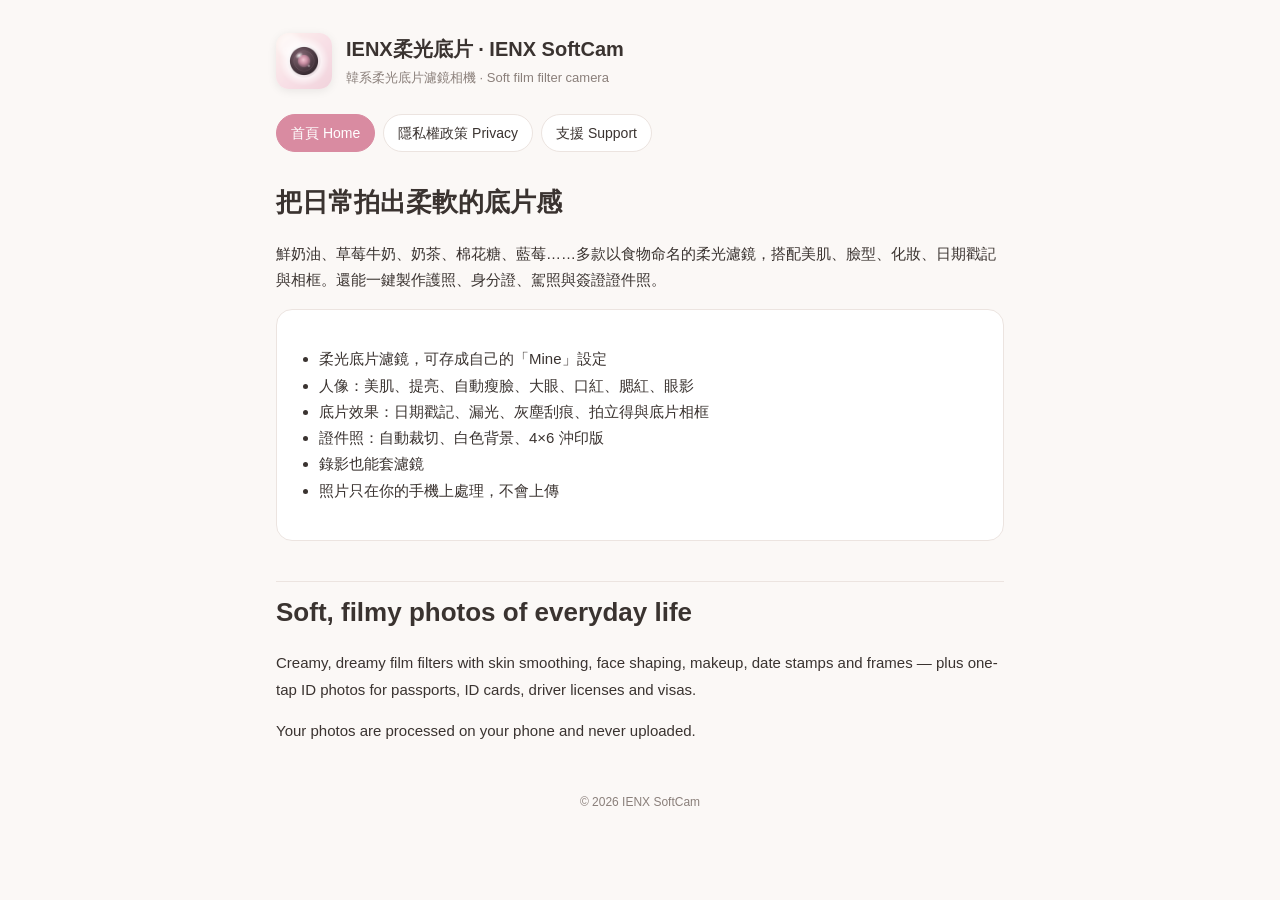
<file: index.html>
<!doctype html>
<html lang="zh-Hant">
<head>
<meta charset="utf-8">
<meta name="viewport" content="width=device-width, initial-scale=1">
<title>IENX SoftCam</title>
<meta name="description" content="IENX柔光底片 IENX SoftCam — 韓系柔光底片濾鏡相機">
<link rel="icon" href="favicon.png">
<link rel="stylesheet" href="style.css">
</head>
<body>
<div class="wrap">
  <header>
    <img src="icon.png" alt="">
    <div>
      <div class="name">IENX柔光底片 · IENX SoftCam</div>
      <div class="sub">韓系柔光底片濾鏡相機 · Soft film filter camera</div>
    </div>
  </header>
  <nav>
    <a class="active" href="./">首頁 Home</a>
    <a href="privacy.html">隱私權政策 Privacy</a>
    <a href="support.html">支援 Support</a>
  </nav>

  <h1>把日常拍出柔軟的底片感</h1>
  <p>鮮奶油、草莓牛奶、奶茶、棉花糖、藍莓……多款以食物命名的柔光濾鏡，搭配美肌、臉型、化妝、日期戳記與相框。還能一鍵製作護照、身分證、駕照與簽證證件照。</p>
  <div class="card">
    <ul>
      <li>柔光底片濾鏡，可存成自己的「Mine」設定</li>
      <li>人像：美肌、提亮、自動瘦臉、大眼、口紅、腮紅、眼影</li>
      <li>底片效果：日期戳記、漏光、灰塵刮痕、拍立得與底片相框</li>
      <li>證件照：自動裁切、白色背景、4×6 沖印版</li>
      <li>錄影也能套濾鏡</li>
      <li>照片只在你的手機上處理，不會上傳</li>
    </ul>
  </div>

  <div class="lang">
    <h1>Soft, filmy photos of everyday life</h1>
    <p>Creamy, dreamy film filters with skin smoothing, face shaping, makeup, date stamps and frames — plus one-tap ID photos for passports, ID cards, driver licenses and visas.</p>
    <p>Your photos are processed on your phone and never uploaded.</p>
  </div>

  <footer>© 2026 IENX SoftCam</footer>
</div>
</body>
</html>
</file>
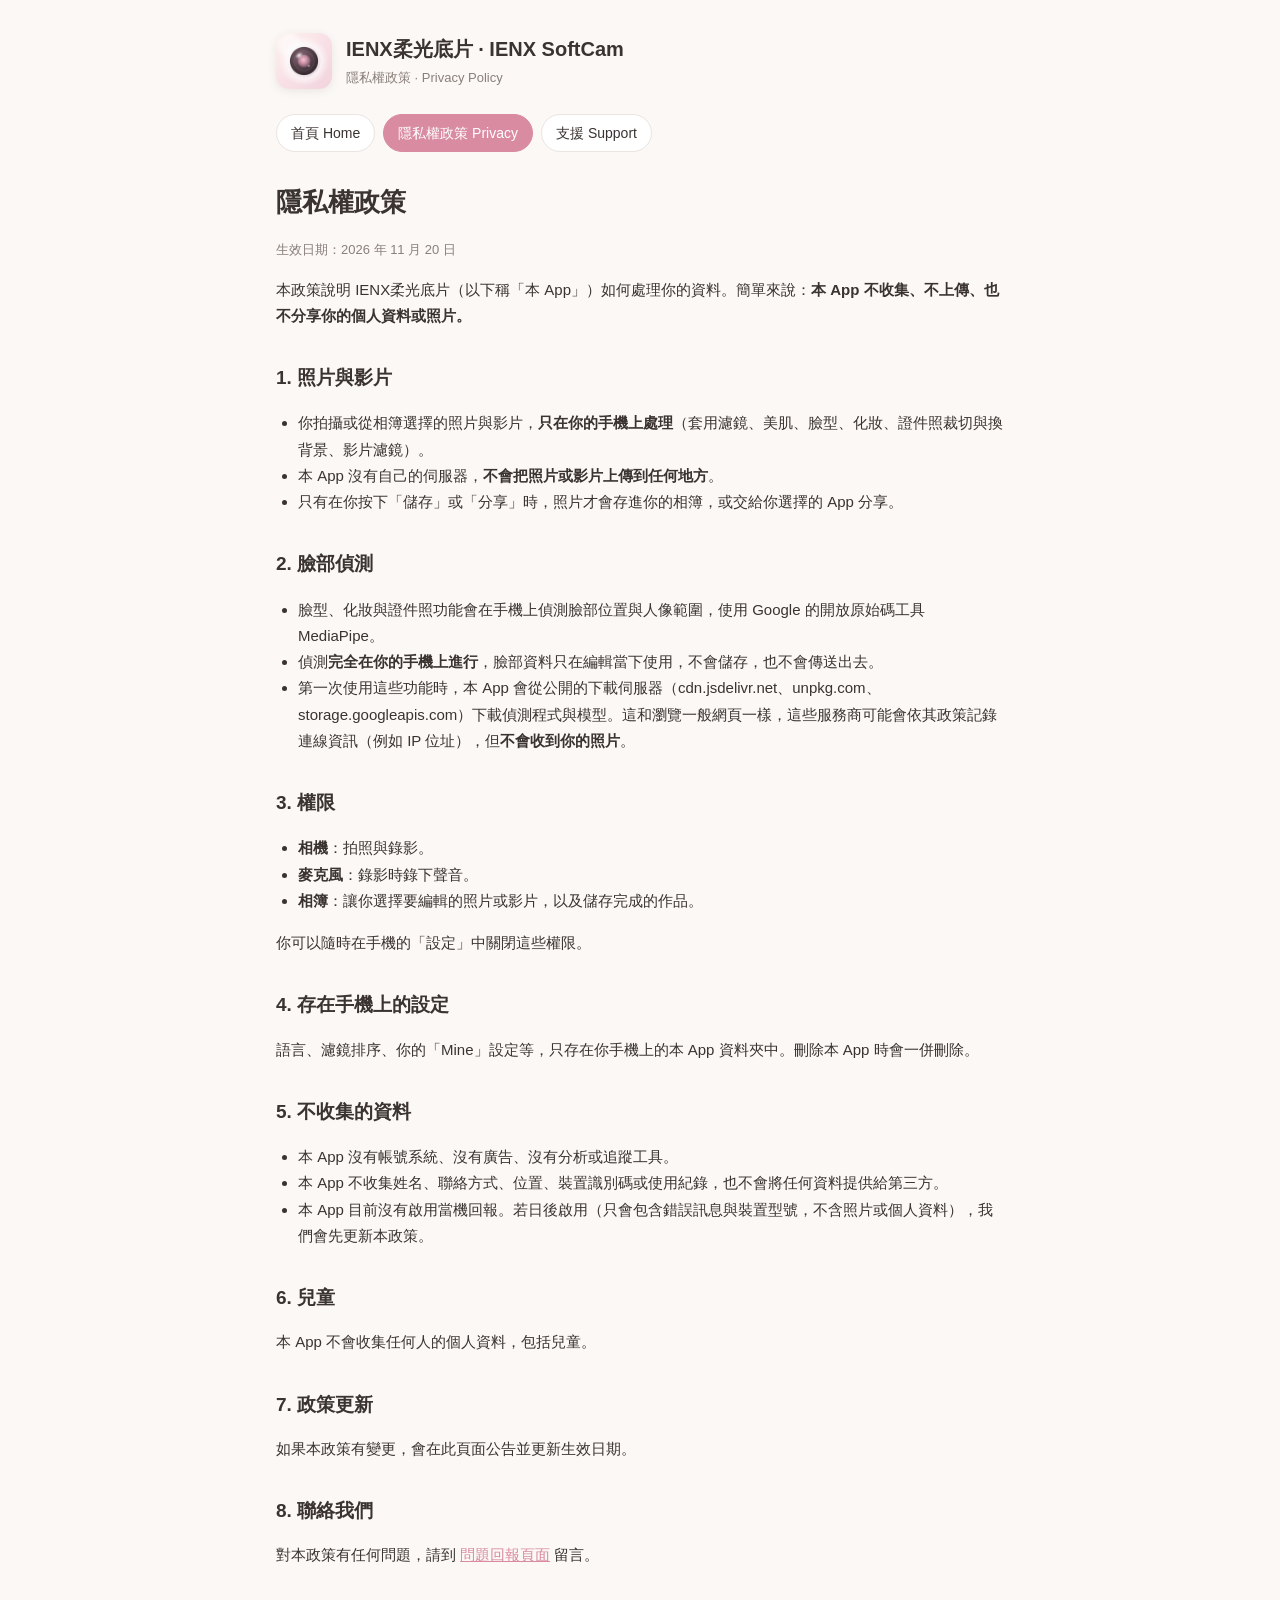
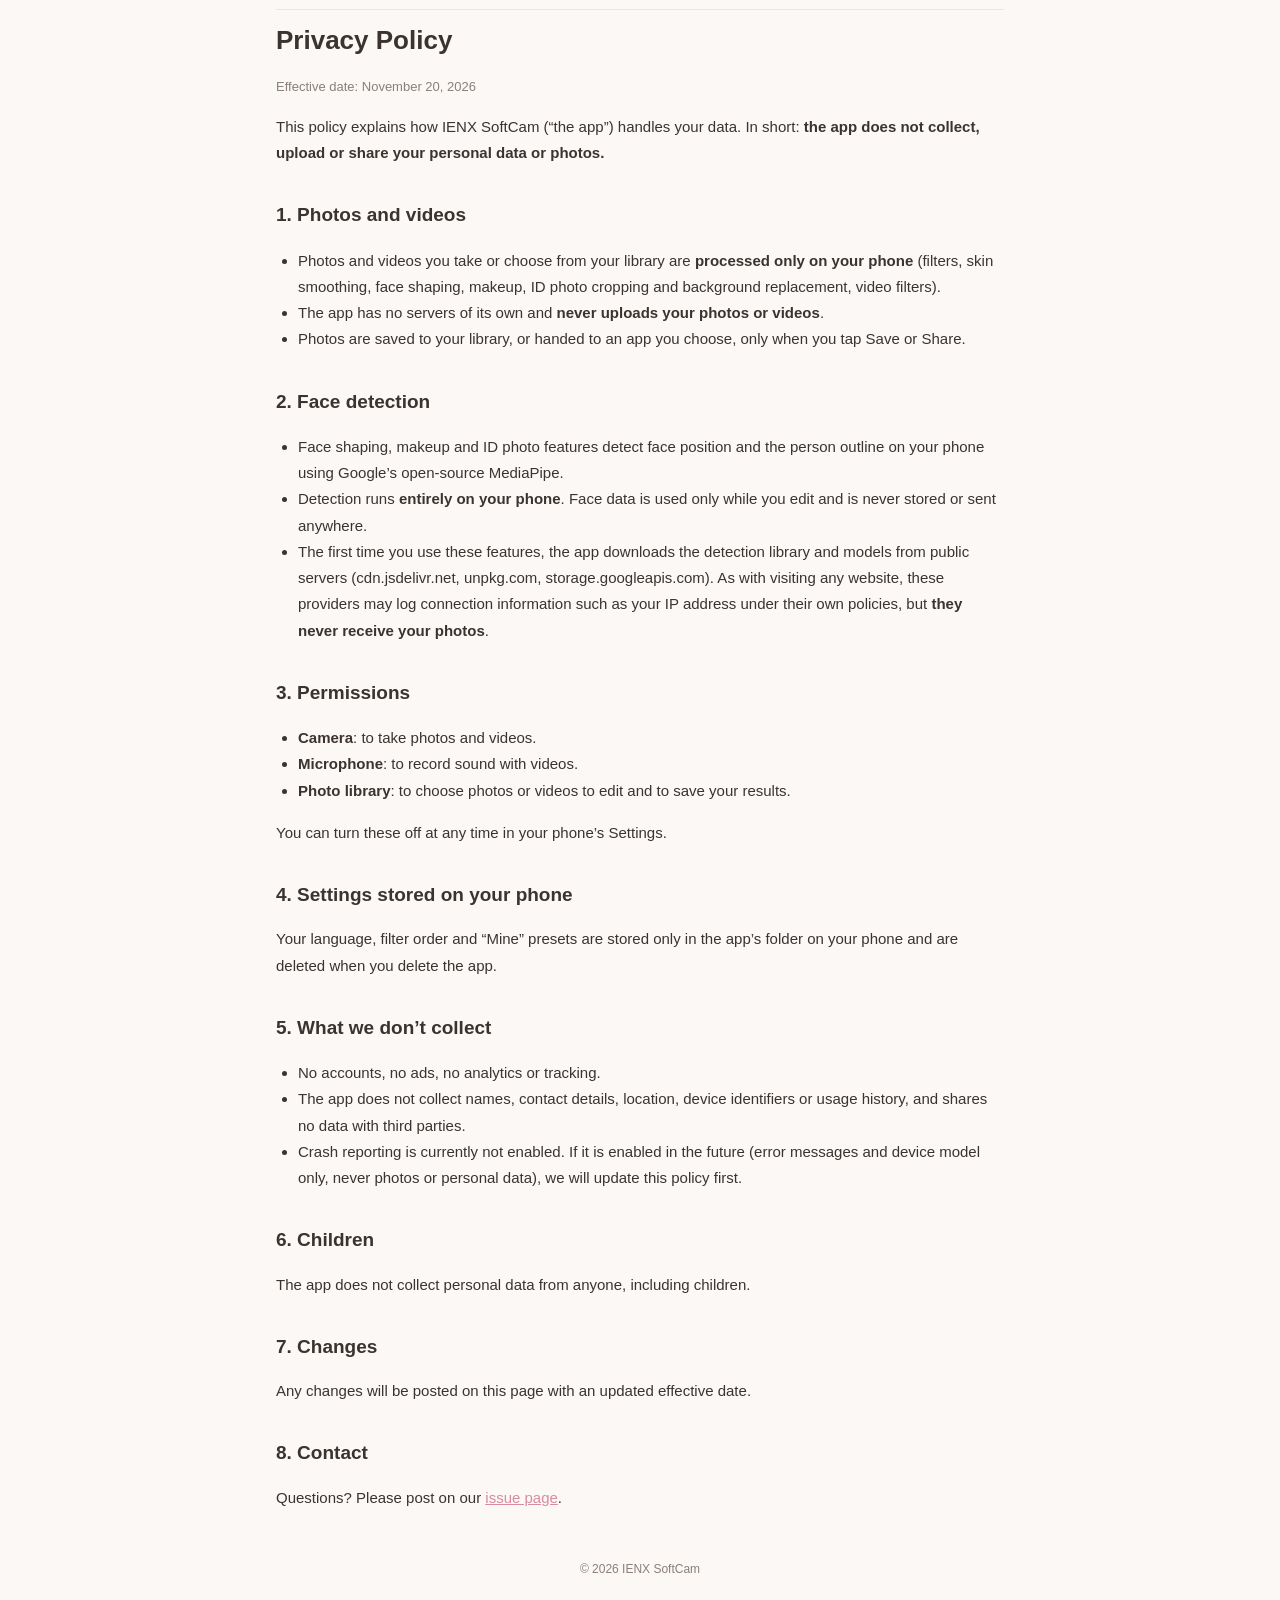
<file: privacy.html>
<!doctype html>
<html lang="zh-Hant">
<head>
<meta charset="utf-8">
<meta name="viewport" content="width=device-width, initial-scale=1">
<title>隱私權政策 Privacy Policy — IENX SoftCam</title>
<link rel="icon" href="favicon.png">
<link rel="stylesheet" href="style.css">
</head>
<body>
<div class="wrap">
  <header>
    <img src="icon.png" alt="">
    <div>
      <div class="name">IENX柔光底片 · IENX SoftCam</div>
      <div class="sub">隱私權政策 · Privacy Policy</div>
    </div>
  </header>
  <nav>
    <a href="./">首頁 Home</a>
    <a class="active" href="privacy.html">隱私權政策 Privacy</a>
    <a href="support.html">支援 Support</a>
  </nav>

  <h1>隱私權政策</h1>
  <p class="muted">生效日期：2026 年 11 月 20 日</p>

  <p>本政策說明 IENX柔光底片（以下稱「本 App」）如何處理你的資料。簡單來說：<strong>本 App 不收集、不上傳、也不分享你的個人資料或照片。</strong></p>

  <h2>1. 照片與影片</h2>
  <ul>
    <li>你拍攝或從相簿選擇的照片與影片，<strong>只在你的手機上處理</strong>（套用濾鏡、美肌、臉型、化妝、證件照裁切與換背景、影片濾鏡）。</li>
    <li>本 App 沒有自己的伺服器，<strong>不會把照片或影片上傳到任何地方</strong>。</li>
    <li>只有在你按下「儲存」或「分享」時，照片才會存進你的相簿，或交給你選擇的 App 分享。</li>
  </ul>

  <h2>2. 臉部偵測</h2>
  <ul>
    <li>臉型、化妝與證件照功能會在手機上偵測臉部位置與人像範圍，使用 Google 的開放原始碼工具 MediaPipe。</li>
    <li>偵測<strong>完全在你的手機上進行</strong>，臉部資料只在編輯當下使用，不會儲存，也不會傳送出去。</li>
    <li>第一次使用這些功能時，本 App 會從公開的下載伺服器（cdn.jsdelivr.net、unpkg.com、storage.googleapis.com）下載偵測程式與模型。這和瀏覽一般網頁一樣，這些服務商可能會依其政策記錄連線資訊（例如 IP 位址），但<strong>不會收到你的照片</strong>。</li>
  </ul>

  <h2>3. 權限</h2>
  <ul>
    <li><strong>相機</strong>：拍照與錄影。</li>
    <li><strong>麥克風</strong>：錄影時錄下聲音。</li>
    <li><strong>相簿</strong>：讓你選擇要編輯的照片或影片，以及儲存完成的作品。</li>
  </ul>
  <p>你可以隨時在手機的「設定」中關閉這些權限。</p>

  <h2>4. 存在手機上的設定</h2>
  <p>語言、濾鏡排序、你的「Mine」設定等，只存在你手機上的本 App 資料夾中。刪除本 App 時會一併刪除。</p>

  <h2>5. 不收集的資料</h2>
  <ul>
    <li>本 App 沒有帳號系統、沒有廣告、沒有分析或追蹤工具。</li>
    <li>本 App 不收集姓名、聯絡方式、位置、裝置識別碼或使用紀錄，也不會將任何資料提供給第三方。</li>
    <li>本 App 目前沒有啟用當機回報。若日後啟用（只會包含錯誤訊息與裝置型號，不含照片或個人資料），我們會先更新本政策。</li>
  </ul>

  <h2>6. 兒童</h2>
  <p>本 App 不會收集任何人的個人資料，包括兒童。</p>

  <h2>7. 政策更新</h2>
  <p>如果本政策有變更，會在此頁面公告並更新生效日期。</p>

  <h2>8. 聯絡我們</h2>
  <p>對本政策有任何問題，請到 <a href="https://github.com/MS5718/ienx-softcam/issues">問題回報頁面</a> 留言。</p>

  <div class="lang">
    <h1>Privacy Policy</h1>
    <p class="muted">Effective date: November 20, 2026</p>

    <p>This policy explains how IENX SoftCam (“the app”) handles your data. In short: <strong>the app does not collect, upload or share your personal data or photos.</strong></p>

    <h2>1. Photos and videos</h2>
    <ul>
      <li>Photos and videos you take or choose from your library are <strong>processed only on your phone</strong> (filters, skin smoothing, face shaping, makeup, ID photo cropping and background replacement, video filters).</li>
      <li>The app has no servers of its own and <strong>never uploads your photos or videos</strong>.</li>
      <li>Photos are saved to your library, or handed to an app you choose, only when you tap Save or Share.</li>
    </ul>

    <h2>2. Face detection</h2>
    <ul>
      <li>Face shaping, makeup and ID photo features detect face position and the person outline on your phone using Google’s open-source MediaPipe.</li>
      <li>Detection runs <strong>entirely on your phone</strong>. Face data is used only while you edit and is never stored or sent anywhere.</li>
      <li>The first time you use these features, the app downloads the detection library and models from public servers (cdn.jsdelivr.net, unpkg.com, storage.googleapis.com). As with visiting any website, these providers may log connection information such as your IP address under their own policies, but <strong>they never receive your photos</strong>.</li>
    </ul>

    <h2>3. Permissions</h2>
    <ul>
      <li><strong>Camera</strong>: to take photos and videos.</li>
      <li><strong>Microphone</strong>: to record sound with videos.</li>
      <li><strong>Photo library</strong>: to choose photos or videos to edit and to save your results.</li>
    </ul>
    <p>You can turn these off at any time in your phone’s Settings.</p>

    <h2>4. Settings stored on your phone</h2>
    <p>Your language, filter order and “Mine” presets are stored only in the app’s folder on your phone and are deleted when you delete the app.</p>

    <h2>5. What we don’t collect</h2>
    <ul>
      <li>No accounts, no ads, no analytics or tracking.</li>
      <li>The app does not collect names, contact details, location, device identifiers or usage history, and shares no data with third parties.</li>
      <li>Crash reporting is currently not enabled. If it is enabled in the future (error messages and device model only, never photos or personal data), we will update this policy first.</li>
    </ul>

    <h2>6. Children</h2>
    <p>The app does not collect personal data from anyone, including children.</p>

    <h2>7. Changes</h2>
    <p>Any changes will be posted on this page with an updated effective date.</p>

    <h2>8. Contact</h2>
    <p>Questions? Please post on our <a href="https://github.com/MS5718/ienx-softcam/issues">issue page</a>.</p>
  </div>

  <footer>© 2026 IENX SoftCam</footer>
</div>
</body>
</html>
</file>
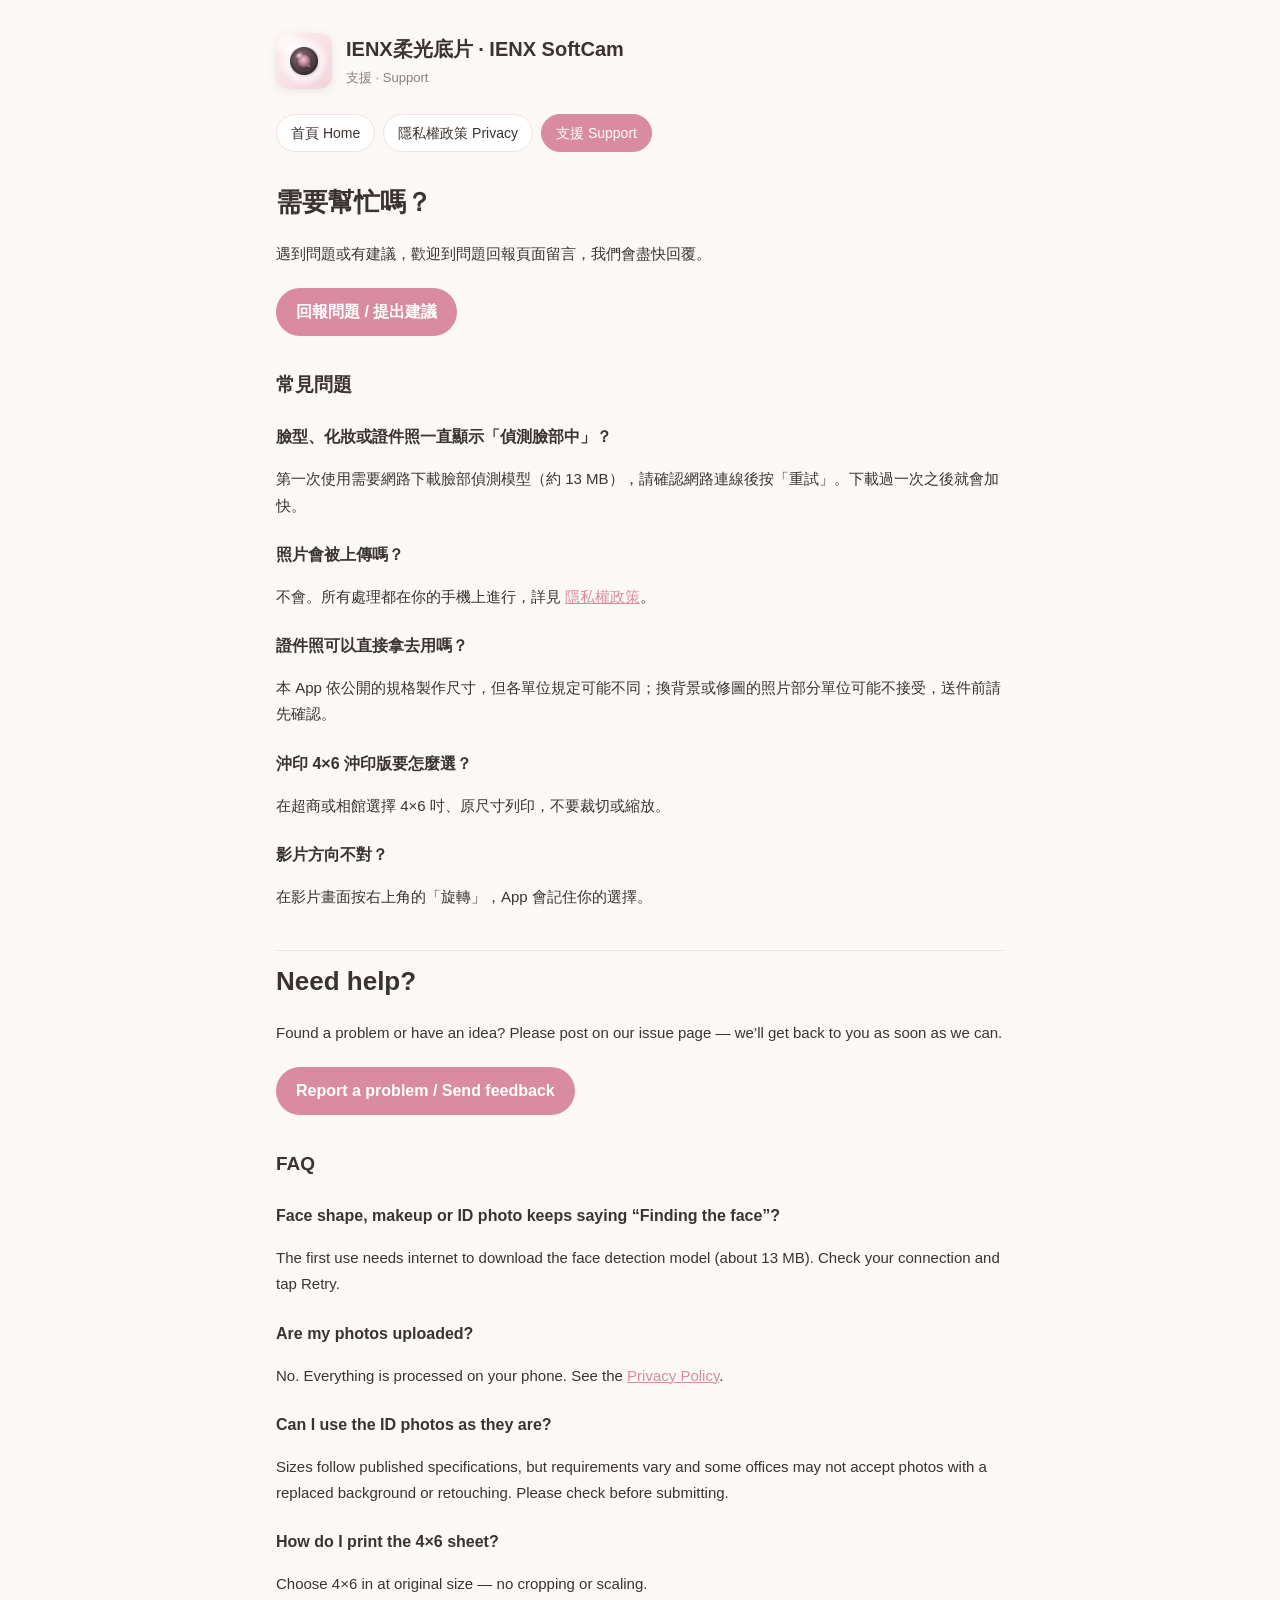
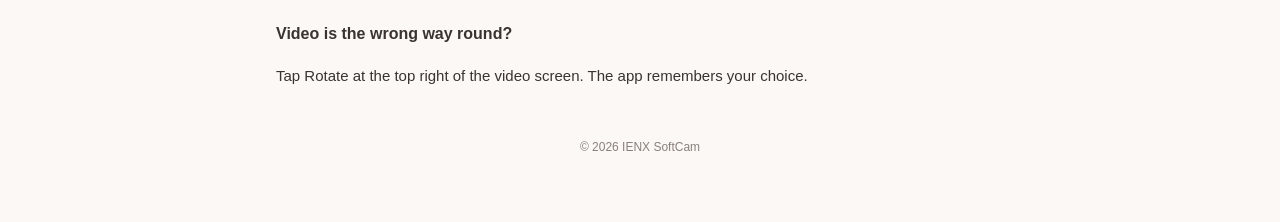
<file: support.html>
<!doctype html>
<html lang="zh-Hant">
<head>
<meta charset="utf-8">
<meta name="viewport" content="width=device-width, initial-scale=1">
<title>支援 Support — IENX SoftCam</title>
<link rel="icon" href="favicon.png">
<link rel="stylesheet" href="style.css">
</head>
<body>
<div class="wrap">
  <header>
    <img src="icon.png" alt="">
    <div>
      <div class="name">IENX柔光底片 · IENX SoftCam</div>
      <div class="sub">支援 · Support</div>
    </div>
  </header>
  <nav>
    <a href="./">首頁 Home</a>
    <a href="privacy.html">隱私權政策 Privacy</a>
    <a class="active" href="support.html">支援 Support</a>
  </nav>

  <h1>需要幫忙嗎？</h1>
  <p>遇到問題或有建議，歡迎到問題回報頁面留言，我們會盡快回覆。</p>
  <a class="btn" href="https://github.com/MS5718/ienx-softcam/issues/new">回報問題 / 提出建議</a>

  <h2>常見問題</h2>
  <h3>臉型、化妝或證件照一直顯示「偵測臉部中」？</h3>
  <p>第一次使用需要網路下載臉部偵測模型（約 13 MB），請確認網路連線後按「重試」。下載過一次之後就會加快。</p>
  <h3>照片會被上傳嗎？</h3>
  <p>不會。所有處理都在你的手機上進行，詳見 <a href="privacy.html">隱私權政策</a>。</p>
  <h3>證件照可以直接拿去用嗎？</h3>
  <p>本 App 依公開的規格製作尺寸，但各單位規定可能不同；換背景或修圖的照片部分單位可能不接受，送件前請先確認。</p>
  <h3>沖印 4×6 沖印版要怎麼選？</h3>
  <p>在超商或相館選擇 4×6 吋、原尺寸列印，不要裁切或縮放。</p>
  <h3>影片方向不對？</h3>
  <p>在影片畫面按右上角的「旋轉」，App 會記住你的選擇。</p>

  <div class="lang">
    <h1>Need help?</h1>
    <p>Found a problem or have an idea? Please post on our issue page — we’ll get back to you as soon as we can.</p>
    <a class="btn" href="https://github.com/MS5718/ienx-softcam/issues/new">Report a problem / Send feedback</a>

    <h2>FAQ</h2>
    <h3>Face shape, makeup or ID photo keeps saying “Finding the face”?</h3>
    <p>The first use needs internet to download the face detection model (about 13 MB). Check your connection and tap Retry.</p>
    <h3>Are my photos uploaded?</h3>
    <p>No. Everything is processed on your phone. See the <a href="privacy.html">Privacy Policy</a>.</p>
    <h3>Can I use the ID photos as they are?</h3>
    <p>Sizes follow published specifications, but requirements vary and some offices may not accept photos with a replaced background or retouching. Please check before submitting.</p>
    <h3>How do I print the 4×6 sheet?</h3>
    <p>Choose 4×6 in at original size — no cropping or scaling.</p>
    <h3>Video is the wrong way round?</h3>
    <p>Tap Rotate at the top right of the video screen. The app remembers your choice.</p>
  </div>

  <footer>© 2026 IENX SoftCam</footer>
</div>
</body>
</html>
</file>
<file: style.css>
:root {
  --bg: #fbf8f6;
  --card: #ffffff;
  --text: #3a3330;
  --subtext: #8a7f7a;
  --accent: #d98ba1;
  --line: #ece4e0;
}
@media (prefers-color-scheme: dark) {
  :root {
    --bg: #1c1a19;
    --card: #262322;
    --text: #f1ebe8;
    --subtext: #b3a8a3;
    --accent: #e8a0b4;
    --line: #3a3533;
  }
}
* { box-sizing: border-box; }
body {
  margin: 0;
  background: var(--bg);
  color: var(--text);
  font-family: -apple-system, BlinkMacSystemFont, "PingFang TC", "Noto Sans TC", "Segoe UI", Roboto, sans-serif;
  line-height: 1.75;
  -webkit-text-size-adjust: 100%;
}
.wrap { max-width: 760px; margin: 0 auto; padding: 32px 16px 64px; }
header { display: flex; align-items: center; gap: 14px; margin-bottom: 24px; }
header img { width: 56px; height: 56px; border-radius: 13px; box-shadow: 0 2px 10px rgba(0,0,0,0.08); }
header .name { font-size: 20px; font-weight: 700; }
header .sub { font-size: 13px; color: var(--subtext); }
nav { display: flex; gap: 8px; flex-wrap: wrap; margin-bottom: 28px; }
nav a {
  text-decoration: none; color: var(--text); background: var(--card); border: 1px solid var(--line);
  padding: 6px 14px; border-radius: 999px; font-size: 14px;
}
nav a.active { background: var(--accent); border-color: var(--accent); color: #fff; }
h1 { font-size: 26px; margin: 0 0 6px; }
h2 { font-size: 19px; margin: 32px 0 8px; }
h3 { font-size: 16px; margin: 22px 0 6px; }
p, li { font-size: 15px; }
ul { padding-left: 22px; }
.muted { color: var(--subtext); font-size: 13px; }
.card { background: var(--card); border: 1px solid var(--line); border-radius: 16px; padding: 20px; margin: 16px 0; }
.lang { border-top: 1px solid var(--line); margin-top: 40px; padding-top: 8px; }
a { color: var(--accent); }
.btn {
  display: inline-block; background: var(--accent); color: #fff; text-decoration: none;
  padding: 10px 20px; border-radius: 999px; font-weight: 600; margin-top: 6px;
}
footer { margin-top: 48px; font-size: 12px; color: var(--subtext); text-align: center; }
</file>
